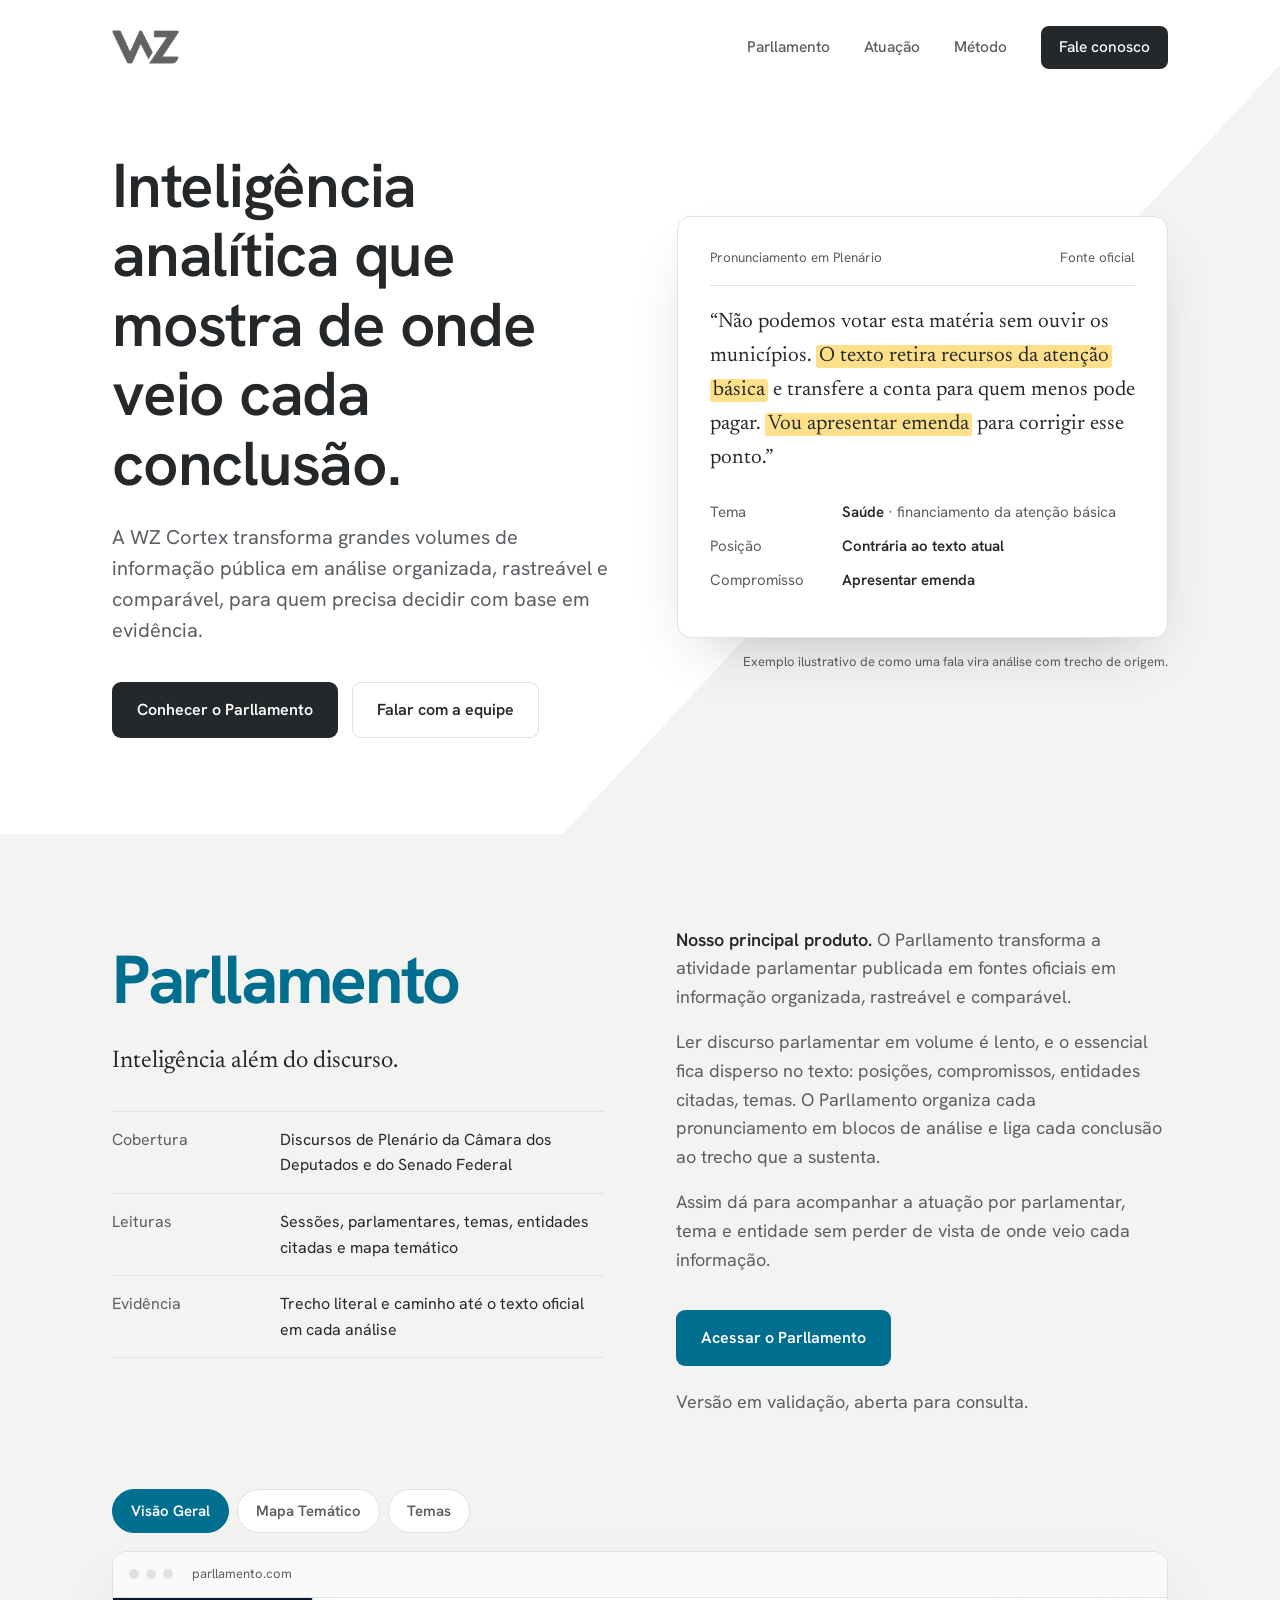
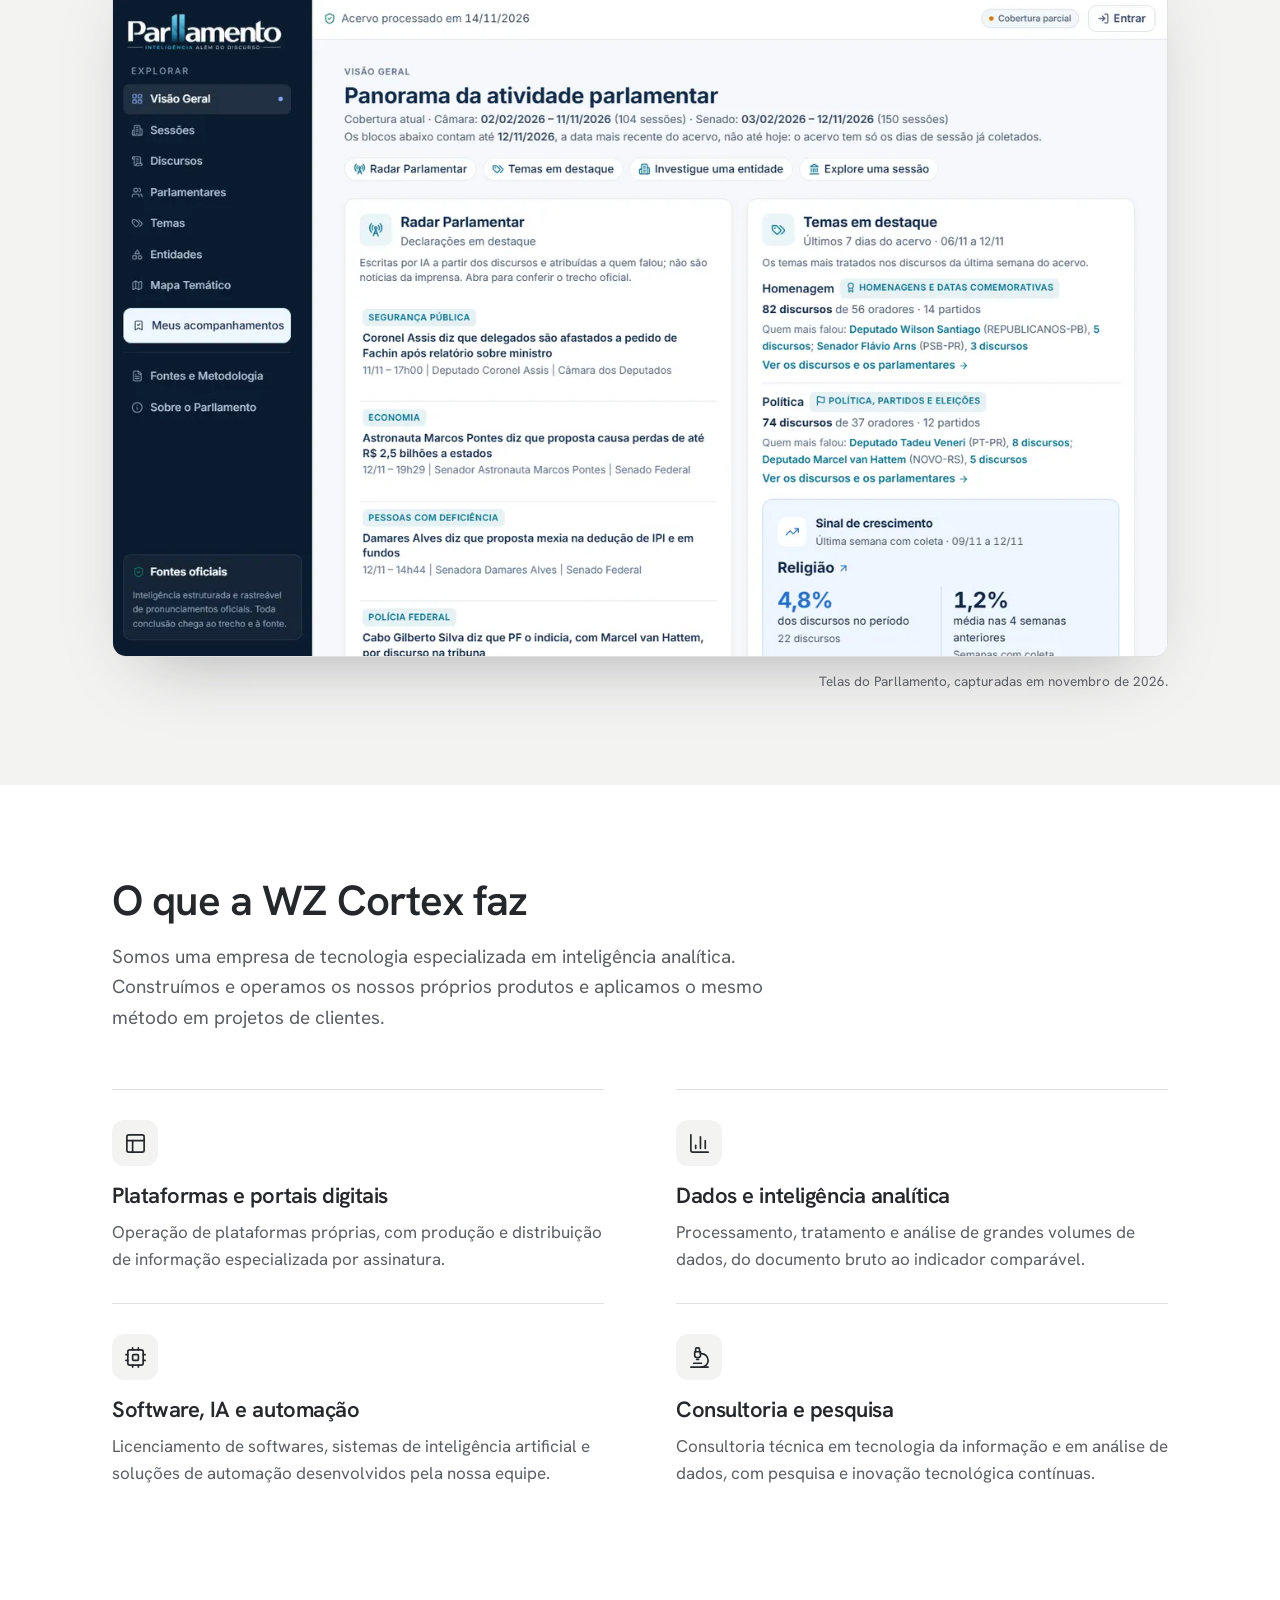
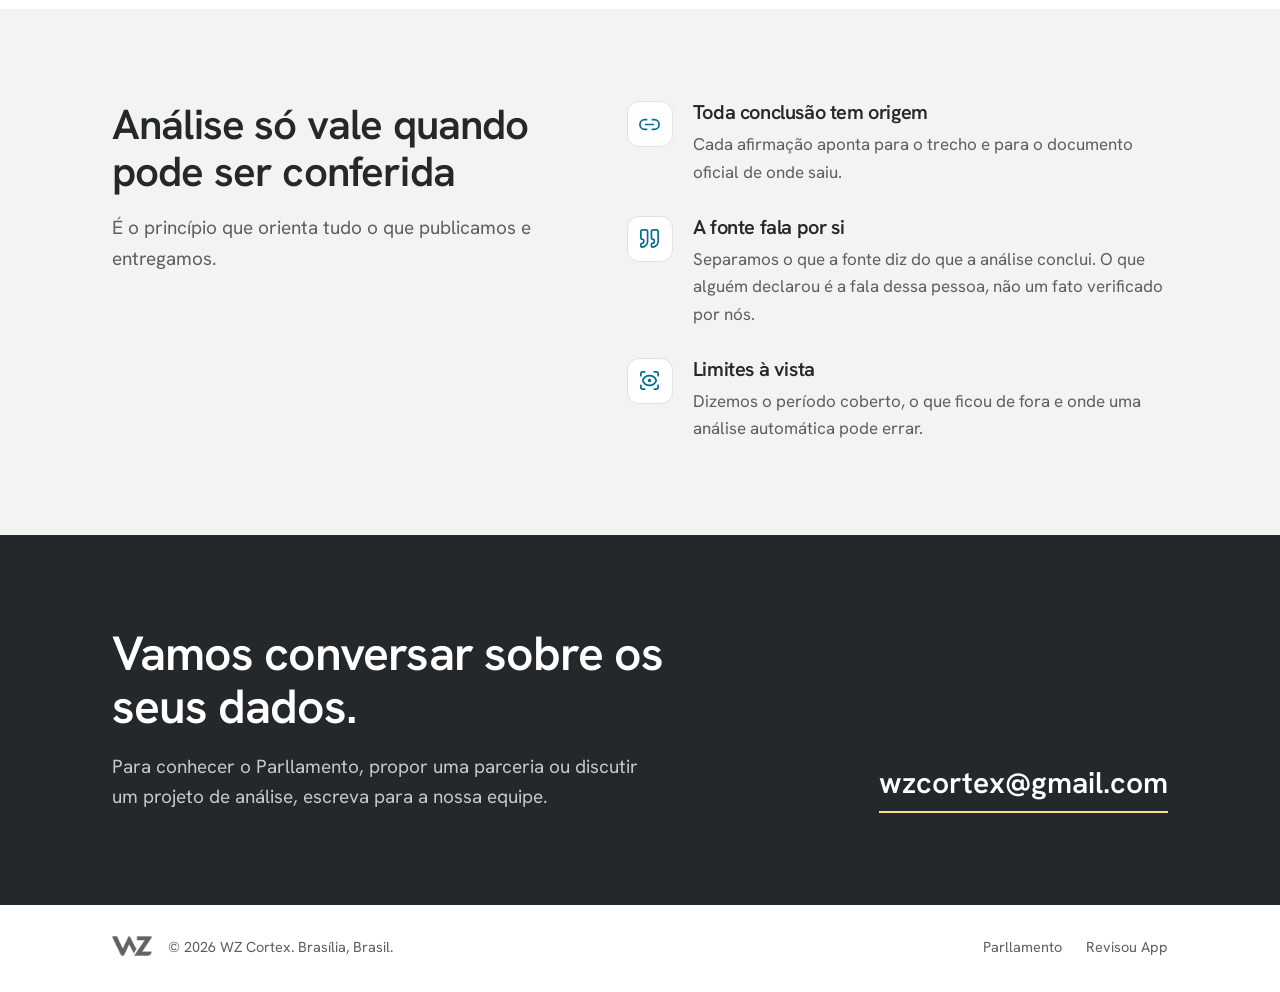
<file: index.html>
<!doctype html>
<html lang="pt-BR">
<head>
<meta charset="utf-8">
<meta name="viewport" content="width=device-width, initial-scale=1">
<title>WZ Cortex — Inteligência analítica</title>
<meta name="description" content="A WZ Cortex transforma grandes volumes de informação pública em análise organizada, rastreável e comparável. Conheça o Parllamento, nosso principal produto.">
<meta name="author" content="WZ Cortex">
<link rel="canonical" href="https://wzcortex.com/">
<meta property="og:type" content="website">
<meta property="og:url" content="https://wzcortex.com/">
<meta property="og:title" content="WZ Cortex — Inteligência analítica">
<meta property="og:description" content="Inteligência analítica que mostra de onde veio cada conclusão. Conheça o Parllamento.">
<meta property="og:image" content="https://wzcortex.com/assets/img/compartilhar.png">
<meta name="twitter:card" content="summary_large_image">
<meta name="theme-color" content="#ffffff">
<link rel="icon" href="assets/img/favicon.ico">
<link rel="icon" type="image/png" sizes="32x32" href="assets/img/favicon-32x32.png">
<link rel="apple-touch-icon" href="assets/img/apple-touch-icon.png">
<link rel="preconnect" href="https://fonts.googleapis.com">
<link rel="preconnect" href="https://fonts.gstatic.com" crossorigin>
<link href="https://fonts.googleapis.com/css2?family=Hanken+Grotesk:wght@400;500;600;700&family=Newsreader:opsz,wght@6..72,400;6..72,500&display=swap" rel="stylesheet">
<style>
:root{
  --tinta:#25282b;        /* grafite: texto e bloco escuro, da família do cinza da logo */
  --tinta-2:#5a5f64;      /* texto secundário */
  --papel:#ffffff;
  --nevoa:#f3f3f2;        /* faixas alternadas */
  --linha:#e0e1e1;
  --petroleo:#006e8f;     /* cor do Parllamento, usada só no que é do produto */
  --petroleo-esc:#00566f;
  --marca-texto:#ffe08a;  /* o grifo sobre o trecho literal */
  --sans:"Hanken Grotesk",system-ui,-apple-system,"Segoe UI",sans-serif;
  --serif:"Newsreader",Georgia,serif;
}
*{box-sizing:border-box}
html{scroll-behavior:smooth}
body{margin:0;font-family:var(--sans);color:var(--tinta);background:var(--papel);font-size:17px;line-height:1.6;-webkit-font-smoothing:antialiased}
a{color:inherit}
a:focus-visible,button:focus-visible{outline:2px solid var(--petroleo);outline-offset:3px;border-radius:4px}
.caixa{max-width:1120px;margin:0 auto;padding:0 32px}
h1,h2,h3{margin:0;font-weight:600;letter-spacing:-0.02em;line-height:1.12}
p{margin:0}

/* topo */
.topo{display:flex;align-items:center;justify-content:space-between;padding:26px 0}
.marca{font-weight:700;font-size:21px;letter-spacing:-0.02em;text-decoration:none;display:flex;align-items:center;gap:10px}
.marca img{display:block;height:34px;width:auto}
.menu{display:flex;gap:34px;align-items:center;font-size:15.5px;font-weight:500}
.menu a{text-decoration:none;color:var(--tinta-2)}
.menu a:hover{color:var(--tinta)}
.menu .contato{color:var(--papel);background:var(--tinta);padding:9px 18px;border-radius:8px}
.menu .contato:hover{background:#3a3e42;color:#fff}

/* abertura: o plano cinza ao fundo repete a diagonal do Z da logo */
.cabecalho-abertura{position:relative;overflow:hidden}
.cabecalho-abertura::before{content:"";position:absolute;inset:0 -100% 0 44%;background:var(--nevoa);transform:skewX(-43deg);transform-origin:bottom left}
.cabecalho-abertura > .caixa{position:relative}
.abertura{padding:56px 0 96px}
.abertura .grade{display:grid;grid-template-columns:1.02fr 1fr;gap:64px;align-items:center}
.abertura h1{font-size:clamp(40px,5vw,62px)}
.abertura .apoio{margin-top:24px;font-size:20px;color:var(--tinta-2);max-width:30em;line-height:1.55}
.acoes{margin-top:36px;display:flex;gap:14px;flex-wrap:wrap}
.botao{display:inline-block;padding:14px 24px;border-radius:9px;font-weight:600;font-size:16px;text-decoration:none;border:1.5px solid transparent}
.botao.principal{background:var(--tinta);color:#fff}
.botao.principal:hover{background:#3a3e42}
.botao.acesso{background:var(--petroleo);color:#fff}
.botao.acesso:hover{background:var(--petroleo-esc)}
.botao.contorno{border-color:var(--linha);color:var(--tinta)}
.botao.contorno:hover{border-color:var(--tinta-2)}

/* a peça central: do trecho à conclusão */
.prova{position:relative}
.folha{color:var(--tinta);background:#fff;border:1px solid var(--linha);border-radius:14px;padding:30px 32px 28px;box-shadow:0 24px 60px -28px rgba(37,40,43,.32)}
.folha .origem{font-size:13.5px;color:var(--tinta-2);display:flex;justify-content:space-between;gap:12px;padding-bottom:16px;border-bottom:1px solid var(--linha)}
.folha .fala{font-family:var(--serif);font-size:21px;line-height:1.62;margin-top:20px;color:var(--tinta)}
.folha mark{background:var(--marca-texto);color:inherit;padding:1px 3px;border-radius:3px;box-decoration-break:clone;-webkit-box-decoration-break:clone}
.leitura{margin-top:24px;display:grid;gap:10px}
.leitura div{display:grid;grid-template-columns:118px 1fr;gap:14px;font-size:15px;align-items:baseline}
.leitura dt{color:var(--tinta-2)}
.leitura dd{margin:0;font-weight:600}
.leitura dd span{font-weight:400;color:var(--tinta-2)}
.nota-exemplo{margin-top:14px;font-size:13px;color:var(--tinta-2);text-align:right}

/* seções */
section{padding:92px 0}
.faixa{background:var(--nevoa)}
.cabeca{max-width:40em}
.cabeca h2{font-size:clamp(30px,3.4vw,42px)}
.cabeca p{margin-top:18px;font-size:19px;color:var(--tinta-2)}

/* Parllamento */
.produto{display:grid;grid-template-columns:1fr 1fr;gap:72px;align-items:start}
.produto .nome{font-size:clamp(44px,5.4vw,68px);font-weight:700;letter-spacing:-0.035em;color:var(--petroleo)}
.produto .lema{font-family:var(--serif);font-size:24px;margin-top:8px;color:var(--tinta)}
.produto .texto p{font-size:18px;color:var(--tinta-2)}
.produto .texto p + p{margin-top:16px}
.produto .texto strong{color:var(--tinta);font-weight:600}
.cobertura{margin-top:30px;border-top:1px solid var(--linha)}
.cobertura div{display:grid;grid-template-columns:150px 1fr;gap:18px;padding:15px 0;border-bottom:1px solid var(--linha);font-size:16px}
.cobertura dt{color:var(--tinta-2)}
.cobertura dd{margin:0}
.fase{margin-top:22px;font-size:15px;color:var(--tinta-2)}

/* atuação */
.frentes{margin-top:56px;display:grid;grid-template-columns:1fr 1fr;gap:0 72px}
.frente{padding:30px 0;border-top:1px solid var(--linha)}
.frente h3{font-size:22px}
.frente p{margin-top:10px;color:var(--tinta-2);font-size:17px;max-width:30em}

/* método */
.metodo{display:grid;grid-template-columns:.9fr 1.1fr;gap:72px;align-items:start}
.principios{display:grid;gap:30px}
.principios h3{font-size:20px}
.principios p{margin-top:8px;color:var(--tinta-2)}

/* contato */
.contato-bloco{background:var(--tinta);color:#fff}
.contato-bloco .grade{display:grid;grid-template-columns:1.2fr .8fr;gap:64px;align-items:end}
.contato-bloco h2{font-size:clamp(32px,3.8vw,48px)}
.contato-bloco p{margin-top:18px;color:#c6c9cc;font-size:19px;max-width:28em}
.contato-bloco .email{font-size:clamp(22px,2.4vw,30px);font-weight:600;text-decoration:none;border-bottom:2px solid var(--marca-texto);padding-bottom:4px;justify-self:end}
.rodape{background:var(--papel);color:var(--tinta-2);font-size:14.5px}
.rodape .caixa{display:flex;justify-content:space-between;align-items:center;gap:24px;padding-top:30px;padding-bottom:34px;flex-wrap:wrap}
.rodape .assinatura{display:flex;align-items:center;gap:16px}
.rodape img{display:block;height:20px;width:auto}
.rodape a{text-decoration:none;margin-left:24px}
.rodape a:hover{color:var(--tinta)}

/* ícones das frentes e dos princípios: enfeite, o título já diz o assunto */
.icone{display:grid;place-items:center;width:46px;height:46px;border-radius:12px;background:var(--nevoa);color:var(--tinta)}
.icone svg{width:23px;height:23px}
.frente .icone{margin-bottom:18px}
.faixa .icone{background:#fff;border:1px solid var(--linha);color:var(--petroleo)}
.principios > div{display:grid;grid-template-columns:46px 1fr;gap:20px;align-items:start}

/* vitrine: telas reais do Parllamento */
.vitrine{margin-top:72px}
.vitrine .abas{display:flex;gap:8px;flex-wrap:wrap;margin-bottom:18px}
.vitrine .aba{font:inherit;font-size:15px;font-weight:600;padding:9px 18px;border-radius:999px;border:1.5px solid var(--linha);background:#fff;color:var(--tinta-2);cursor:pointer;transition:background .2s,color .2s,border-color .2s}
.vitrine .aba:hover{border-color:var(--tinta-2);color:var(--tinta)}
.vitrine .aba[aria-pressed="true"]{background:var(--petroleo);border-color:var(--petroleo);color:#fff}
.janela{border:1px solid var(--linha);border-radius:14px;overflow:hidden;background:#fff;box-shadow:0 30px 70px -34px rgba(37,40,43,.38)}
.janela .barra{display:flex;align-items:center;gap:7px;padding:12px 16px;border-bottom:1px solid var(--linha);background:#fafafa}
.janela .barra i{width:10px;height:10px;border-radius:50%;background:var(--linha)}
.janela .barra span{margin-left:12px;font-size:13px;color:var(--tinta-2)}
.telas{position:relative;aspect-ratio:1280/800;background:#fff}
.telas img{position:absolute;inset:0;width:100%;height:100%;object-fit:cover;object-position:top left;opacity:0;transition:opacity .5s ease}
.telas img.ativa{opacity:1}
.vitrine .legenda{margin-top:14px;font-size:13.5px;color:var(--tinta-2);text-align:right}

/* movimento: só com a classe `anima`, que o script põe quando o sistema não pede movimento reduzido */
@keyframes surgir{from{opacity:0;transform:translateY(14px)}to{opacity:1;transform:none}}
@keyframes grifar{to{background-size:100% 100%}}
.anima .abertura h1,.anima .abertura .apoio,.anima .abertura .acoes{animation:surgir .7s ease-out both}
.anima .abertura .apoio{animation-delay:.12s}
.anima .abertura .acoes{animation-delay:.24s}
.anima .folha{animation:surgir .8s ease-out .2s both}
.anima .folha mark{background:linear-gradient(var(--marca-texto),var(--marca-texto)) no-repeat left center/0% 100%;animation:grifar .7s ease-out 1.1s forwards}
.anima .folha mark + mark,.anima .folha mark:last-of-type{animation-delay:1.9s}
.anima .leitura div{animation:surgir .5s ease-out both}
.anima .leitura div:nth-child(1){animation-delay:2.7s}
.anima .leitura div:nth-child(2){animation-delay:3.1s}
.anima .leitura div:nth-child(3){animation-delay:3.5s}
.anima .revela{opacity:0;transform:translateY(20px);transition:opacity .7s ease-out,transform .7s ease-out}
.anima .revela.visivel{opacity:1;transform:none}
.anima .frente:nth-child(2),.anima .principios > div:nth-child(2){transition-delay:.1s}
.anima .frente:nth-child(3),.anima .principios > div:nth-child(3){transition-delay:.2s}
.anima .frente:nth-child(4){transition-delay:.3s}

@media (max-width:900px){
  .vitrine{margin-top:48px}
  .janela .barra span{display:none}
  .abertura .grade,.produto,.metodo,.contato-bloco .grade,.frentes{grid-template-columns:1fr;gap:40px}
  .frentes{gap:0}
  .menu a:not(.contato){display:none}
  section{padding:64px 0}
  .abertura{padding:24px 0 64px}
  .cabecalho-abertura::before{display:none}
  .contato-bloco .email{justify-self:start}
  .caixa{padding:0 20px}
  .leitura div,.cobertura div{grid-template-columns:1fr;gap:2px}
}
@media (prefers-reduced-motion:reduce){html{scroll-behavior:auto}}
</style>
<script>
if(!window.matchMedia||!matchMedia("(prefers-reduced-motion: reduce)").matches){document.documentElement.classList.add("anima")}
</script>
</head>
<body>

<div class="cabecalho-abertura">
  <div class="caixa">
    <header class="topo">
      <a class="marca" href="#"><img src="assets/img/logo-wz.png" width="778" height="393" alt="WZ Cortex"></a>
      <nav class="menu" aria-label="Principal">
        <a href="#parllamento">Parllamento</a>
        <a href="#atuacao">Atuação</a>
        <a href="#metodo">Método</a>
        <a class="contato" href="#contato">Fale conosco</a>
      </nav>
    </header>

    <div class="abertura">
      <div class="grade">
        <div>
          <h1>Inteligência analítica que mostra de onde veio cada conclusão.</h1>
          <p class="apoio">A WZ Cortex transforma grandes volumes de informação pública em análise organizada, rastreável e comparável, para quem precisa decidir com base em evidência.</p>
          <div class="acoes">
            <a class="botao principal" href="#parllamento">Conhecer o Parllamento</a>
            <a class="botao contorno" href="#contato">Falar com a equipe</a>
          </div>
        </div>

        <div class="prova">
          <div class="folha">
            <div class="origem"><span>Pronunciamento em Plenário</span><span>Fonte oficial</span></div>
            <p class="fala">“Não podemos votar esta matéria sem ouvir os municípios. <mark>O texto retira recursos da atenção básica</mark> e transfere a conta para quem menos pode pagar. <mark>Vou apresentar emenda</mark> para corrigir esse ponto.”</p>
            <dl class="leitura">
              <div><dt>Tema</dt><dd>Saúde <span>· financiamento da atenção básica</span></dd></div>
              <div><dt>Posição</dt><dd>Contrária ao texto atual</dd></div>
              <div><dt>Compromisso</dt><dd>Apresentar emenda</dd></div>
            </dl>
          </div>
          <p class="nota-exemplo">Exemplo ilustrativo de como uma fala vira análise com trecho de origem.</p>
        </div>
      </div>
    </div>
  </div>
</div>

<section id="parllamento" class="faixa">
  <div class="caixa produto">
    <div class="revela">
      <div class="nome">Parllamento</div>
      <p class="lema">Inteligência além do discurso.</p>
      <dl class="cobertura">
        <div><dt>Cobertura</dt><dd>Discursos de Plenário da Câmara dos Deputados e do Senado Federal</dd></div>
        <div><dt>Leituras</dt><dd>Sessões, parlamentares, temas, entidades citadas e mapa temático</dd></div>
        <div><dt>Evidência</dt><dd>Trecho literal e caminho até o texto oficial em cada análise</dd></div>
      </dl>
    </div>
    <div class="texto revela">
      <p><strong>Nosso principal produto.</strong> O Parllamento transforma a atividade parlamentar publicada em fontes oficiais em informação organizada, rastreável e comparável.</p>
      <p>Ler discurso parlamentar em volume é lento, e o essencial fica disperso no texto: posições, compromissos, entidades citadas, temas. O Parllamento organiza cada pronunciamento em blocos de análise e liga cada conclusão ao trecho que a sustenta.</p>
      <p>Assim dá para acompanhar a atuação por parlamentar, tema e entidade sem perder de vista de onde veio cada informação.</p>
      <div class="acoes"><a class="botao acesso" href="https://parllamento.com" target="_blank" rel="noopener">Acessar o Parllamento</a></div>
      <p class="fase">Versão em validação, aberta para consulta.</p>
    </div>
  </div>

  <div class="caixa vitrine revela">
    <div class="abas" aria-label="Telas do Parllamento">
      <button type="button" class="aba" data-tela="0" aria-pressed="true">Visão Geral</button>
      <button type="button" class="aba" data-tela="1" aria-pressed="false">Mapa Temático</button>
      <button type="button" class="aba" data-tela="2" aria-pressed="false">Temas</button>
    </div>
    <div class="janela">
      <div class="barra" aria-hidden="true"><i></i><i></i><i></i><span>parllamento.com</span></div>
      <div class="telas">
        <img class="ativa" src="assets/img/parllamento-visao-geral.webp" width="1280" height="800" loading="lazy" decoding="async" alt="Visão Geral do Parllamento: declarações em destaque e temas mais tratados na semana">
        <img src="assets/img/parllamento-mapa-tematico.webp" width="1280" height="800" loading="lazy" decoding="async" alt="Mapa Temático do Parllamento: busca por parlamentar e tema, e áreas temáticas">
        <img src="assets/img/parllamento-temas.webp" width="1280" height="800" loading="lazy" decoding="async" alt="Página de Temas do Parllamento: panorama dos temas tratados nos discursos">
      </div>
    </div>
    <p class="legenda">Telas do Parllamento, capturadas em novembro de 2026.</p>
  </div>
</section>

<section id="atuacao">
  <div class="caixa">
    <div class="cabeca revela">
      <h2>O que a WZ Cortex faz</h2>
      <p>Somos uma empresa de tecnologia especializada em inteligência analítica. Construímos e operamos os nossos próprios produtos e aplicamos o mesmo método em projetos de clientes.</p>
    </div>
    <div class="frentes">
      <div class="frente revela"><span class="icone" aria-hidden="true"><svg viewBox="0 0 24 24" fill="none" stroke="currentColor" stroke-width="1.75" stroke-linecap="round" stroke-linejoin="round"><rect width="18" height="18" x="3" y="3" rx="2"/><path d="M3 9h18"/><path d="M9 21V9"/></svg></span><h3>Plataformas e portais digitais</h3><p>Operação de plataformas próprias, com produção e distribuição de informação especializada por assinatura.</p></div>
      <div class="frente revela"><span class="icone" aria-hidden="true"><svg viewBox="0 0 24 24" fill="none" stroke="currentColor" stroke-width="1.75" stroke-linecap="round" stroke-linejoin="round"><path d="M3 3v16a2 2 0 0 0 2 2h16"/><path d="M18 17V9"/><path d="M13 17V5"/><path d="M8 17v-3"/></svg></span><h3>Dados e inteligência analítica</h3><p>Processamento, tratamento e análise de grandes volumes de dados, do documento bruto ao indicador comparável.</p></div>
      <div class="frente revela"><span class="icone" aria-hidden="true"><svg viewBox="0 0 24 24" fill="none" stroke="currentColor" stroke-width="1.75" stroke-linecap="round" stroke-linejoin="round"><rect width="16" height="16" x="4" y="4" rx="2"/><rect width="6" height="6" x="9" y="9" rx="1"/><path d="M15 2v2"/><path d="M15 20v2"/><path d="M2 15h2"/><path d="M2 9h2"/><path d="M20 15h2"/><path d="M20 9h2"/><path d="M9 2v2"/><path d="M9 20v2"/></svg></span><h3>Software, IA e automação</h3><p>Licenciamento de softwares, sistemas de inteligência artificial e soluções de automação desenvolvidos pela nossa equipe.</p></div>
      <div class="frente revela"><span class="icone" aria-hidden="true"><svg viewBox="0 0 24 24" fill="none" stroke="currentColor" stroke-width="1.75" stroke-linecap="round" stroke-linejoin="round"><path d="M6 18h8"/><path d="M3 22h18"/><path d="M14 22a7 7 0 1 0 0-14h-1"/><path d="M9 14h2"/><path d="M9 12a2 2 0 0 1-2-2V6h6v4a2 2 0 0 1-2 2Z"/><path d="M12 6V3a1 1 0 0 0-1-1H9a1 1 0 0 0-1 1v3"/></svg></span><h3>Consultoria e pesquisa</h3><p>Consultoria técnica em tecnologia da informação e em análise de dados, com pesquisa e inovação tecnológica contínuas.</p></div>
    </div>
  </div>
</section>

<section id="metodo" class="faixa">
  <div class="caixa metodo">
    <div class="cabeca revela">
      <h2>Análise só vale quando pode ser conferida</h2>
      <p>É o princípio que orienta tudo o que publicamos e entregamos.</p>
    </div>
    <div class="principios">
      <div class="revela"><span class="icone" aria-hidden="true"><svg viewBox="0 0 24 24" fill="none" stroke="currentColor" stroke-width="1.75" stroke-linecap="round" stroke-linejoin="round"><path d="M9 17H7A5 5 0 0 1 7 7h2"/><path d="M15 7h2a5 5 0 1 1 0 10h-2"/><path d="M8 12h8"/></svg></span><div><h3>Toda conclusão tem origem</h3><p>Cada afirmação aponta para o trecho e para o documento oficial de onde saiu.</p></div></div>
      <div class="revela"><span class="icone" aria-hidden="true"><svg viewBox="0 0 24 24" fill="none" stroke="currentColor" stroke-width="1.75" stroke-linecap="round" stroke-linejoin="round"><path d="M16 3a2 2 0 0 0-2 2v6a2 2 0 0 0 2 2 1 1 0 0 1 1 1v1a2 2 0 0 1-2 2 1 1 0 0 0-1 1v2a1 1 0 0 0 1 1 6 6 0 0 0 6-6V5a2 2 0 0 0-2-2z"/><path d="M5 3a2 2 0 0 0-2 2v6a2 2 0 0 0 2 2 1 1 0 0 1 1 1v1a2 2 0 0 1-2 2 1 1 0 0 0-1 1v2a1 1 0 0 0 1 1 6 6 0 0 0 6-6V5a2 2 0 0 0-2-2z"/></svg></span><div><h3>A fonte fala por si</h3><p>Separamos o que a fonte diz do que a análise conclui. O que alguém declarou é a fala dessa pessoa, não um fato verificado por nós.</p></div></div>
      <div class="revela"><span class="icone" aria-hidden="true"><svg viewBox="0 0 24 24" fill="none" stroke="currentColor" stroke-width="1.75" stroke-linecap="round" stroke-linejoin="round"><path d="M3 7V5a2 2 0 0 1 2-2h2"/><path d="M17 3h2a2 2 0 0 1 2 2v2"/><path d="M21 17v2a2 2 0 0 1-2 2h-2"/><path d="M7 21H5a2 2 0 0 1-2-2v-2"/><circle cx="12" cy="12" r="1"/><path d="M18.944 12.33a1 1 0 0 0 0-.66 7.5 7.5 0 0 0-13.888 0 1 1 0 0 0 0 .66 7.5 7.5 0 0 0 13.888 0"/></svg></span><div><h3>Limites à vista</h3><p>Dizemos o período coberto, o que ficou de fora e onde uma análise automática pode errar.</p></div></div>
    </div>
  </div>
</section>

<section id="contato" class="contato-bloco">
  <div class="caixa grade">
    <div>
      <h2>Vamos conversar sobre os seus dados.</h2>
      <p>Para conhecer o Parllamento, propor uma parceria ou discutir um projeto de análise, escreva para a nossa equipe.</p>
    </div>
    <a class="email" href="mailto:wzcortex@gmail.com">wzcortex@gmail.com</a>
  </div>
</section>
<footer class="rodape">
  <div class="caixa">
    <span class="assinatura"><img src="assets/img/logo-wz.png" width="778" height="393" alt=""><span>© 2026 WZ Cortex. Brasília, Brasil.</span></span>
    <span><a href="https://parllamento.com" target="_blank" rel="noopener">Parllamento</a><a href="revisou/sobre.html">Revisou App</a></span>
  </div>
</footer>
<script>
(function(){
  // entrada das seções ao rolar
  var alvos=document.querySelectorAll(".revela");
  if("IntersectionObserver" in window){
    var obs=new IntersectionObserver(function(es){es.forEach(function(e){if(e.isIntersecting){e.target.classList.add("visivel");obs.unobserve(e.target)}})},{threshold:.12,rootMargin:"0px 0px -6% 0px"});
    alvos.forEach(function(a){obs.observe(a)});
  }else{alvos.forEach(function(a){a.classList.add("visivel")})}

  // vitrine: troca de tela pelos botões; alterna sozinha até a pessoa escolher
  var abas=document.querySelectorAll(".vitrine .aba"),telas=document.querySelectorAll(".telas img"),atual=0,giro=null;
  function mostrar(i){atual=i;abas.forEach(function(a,n){a.setAttribute("aria-pressed",n===i?"true":"false")});telas.forEach(function(t,n){t.classList.toggle("ativa",n===i)})}
  function parar(){if(giro){clearInterval(giro);giro=null}}
  abas.forEach(function(a,n){a.addEventListener("click",function(){parar();mostrar(n)})});
  if(telas.length>1&&document.documentElement.classList.contains("anima")){
    giro=setInterval(function(){if(!document.hidden)mostrar((atual+1)%telas.length)},5000);
    var v=document.querySelector(".vitrine");v.addEventListener("mouseenter",parar);v.addEventListener("focusin",parar);
  }
})();
</script>
</body>
</html>
</file>
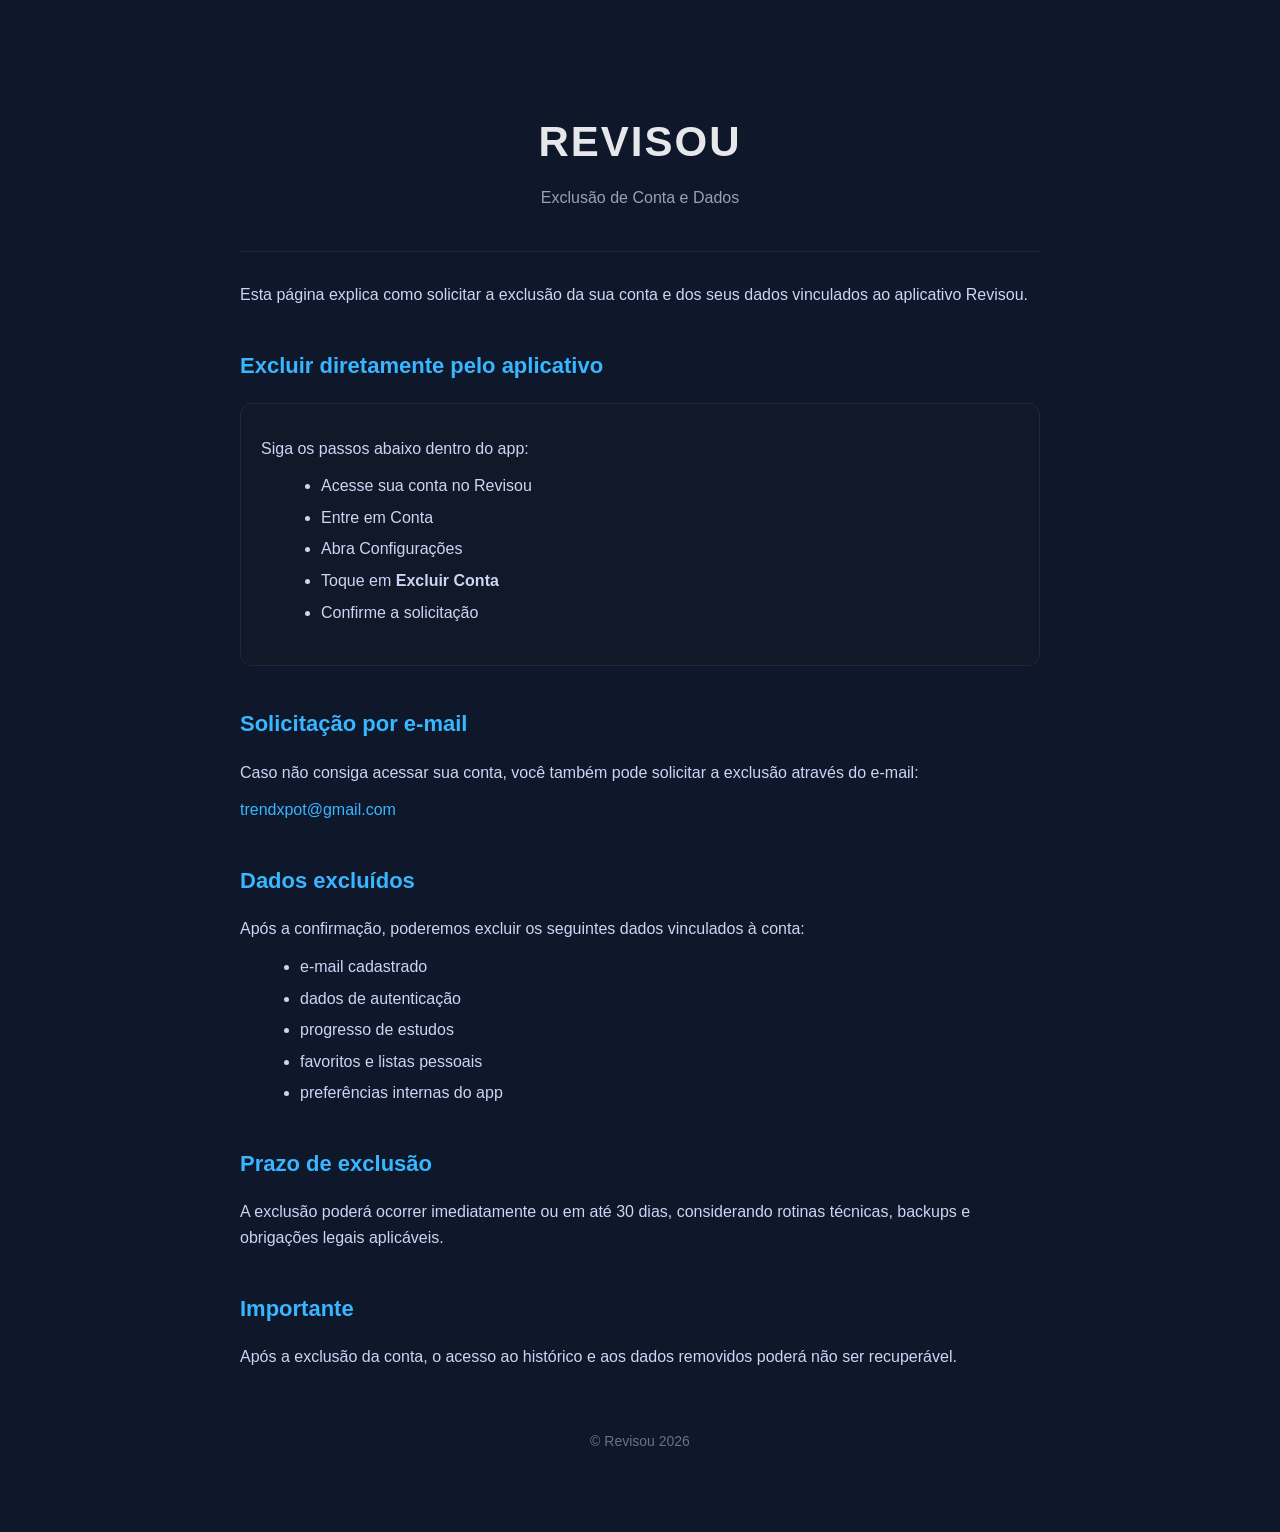
<file: revisou/excluir-conta.html>
<!DOCTYPE html>
<html lang="pt-BR">
<head>
  <meta charset="UTF-8">
  <title>Excluir Conta - Revisou</title>
  <meta name="viewport" content="width=device-width, initial-scale=1.0">

  <style>
    body {
      margin: 0;
      font-family: -apple-system, BlinkMacSystemFont, "Segoe UI", Roboto, Arial, sans-serif;
      background: #0f172a;
      color: #e5e7eb;
      line-height: 1.6;
    }

    .container {
      max-width: 800px;
      margin: 60px auto;
      padding: 20px;
    }

    h1 {
      text-align: center;
      font-size: 42px;
      margin-bottom: 10px;
      letter-spacing: 2px;
    }

    .subtitle {
      text-align: center;
      color: #94a3b8;
      margin-bottom: 40px;
    }

    h2 {
      margin-top: 40px;
      font-size: 22px;
      color: #38b6ff;
    }

    p {
      margin: 12px 0;
      color: #cbd5f5;
    }

    ul {
      margin: 10px 0 20px 20px;
    }

    li {
      margin: 6px 0;
      color: #cbd5f5;
    }

    .box {
      background: #111827;
      border: 1px solid #1e293b;
      border-radius: 12px;
      padding: 20px;
      margin-top: 20px;
    }

    a {
      color: #38b6ff;
      text-decoration: none;
    }

    a:hover {
      text-decoration: underline;
    }

    .footer {
      text-align: center;
      margin-top: 60px;
      font-size: 14px;
      color: #64748b;
    }

    hr {
      border: none;
      border-top: 1px solid #1e293b;
      margin: 30px 0;
    }
  </style>
</head>

<body>

  <div class="container">

    <h1>REVISOU</h1>
    <div class="subtitle">Exclusão de Conta e Dados</div>

    <hr>

    <p>
      Esta página explica como solicitar a exclusão da sua conta e dos seus dados vinculados ao aplicativo Revisou.
    </p>

    <h2>Excluir diretamente pelo aplicativo</h2>

    <div class="box">
      <p>Siga os passos abaixo dentro do app:</p>

      <ul>
        <li>Acesse sua conta no Revisou</li>
        <li>Entre em Conta</li>
        <li>Abra Configurações</li>
        <li>Toque em <strong>Excluir Conta</strong></li>
        <li>Confirme a solicitação</li>
      </ul>
    </div>

    <h2>Solicitação por e-mail</h2>

    <p>
      Caso não consiga acessar sua conta, você também pode solicitar a exclusão através do e-mail:
    </p>

    <p>
      <a href="mailto:trendxpot@gmail.com">trendxpot@gmail.com</a>
    </p>

    <h2>Dados excluídos</h2>

    <p>
      Após a confirmação, poderemos excluir os seguintes dados vinculados à conta:
    </p>

    <ul>
      <li>e-mail cadastrado</li>
      <li>dados de autenticação</li>
      <li>progresso de estudos</li>
      <li>favoritos e listas pessoais</li>
      <li>preferências internas do app</li>
    </ul>

    <h2>Prazo de exclusão</h2>

    <p>
      A exclusão poderá ocorrer imediatamente ou em até 30 dias,
      considerando rotinas técnicas, backups e obrigações legais aplicáveis.
    </p>

    <h2>Importante</h2>

    <p>
      Após a exclusão da conta, o acesso ao histórico e aos dados removidos poderá não ser recuperável.
    </p>

    <div class="footer">
      © Revisou 2026
    </div>

  </div>

</body>
</html>
</file>
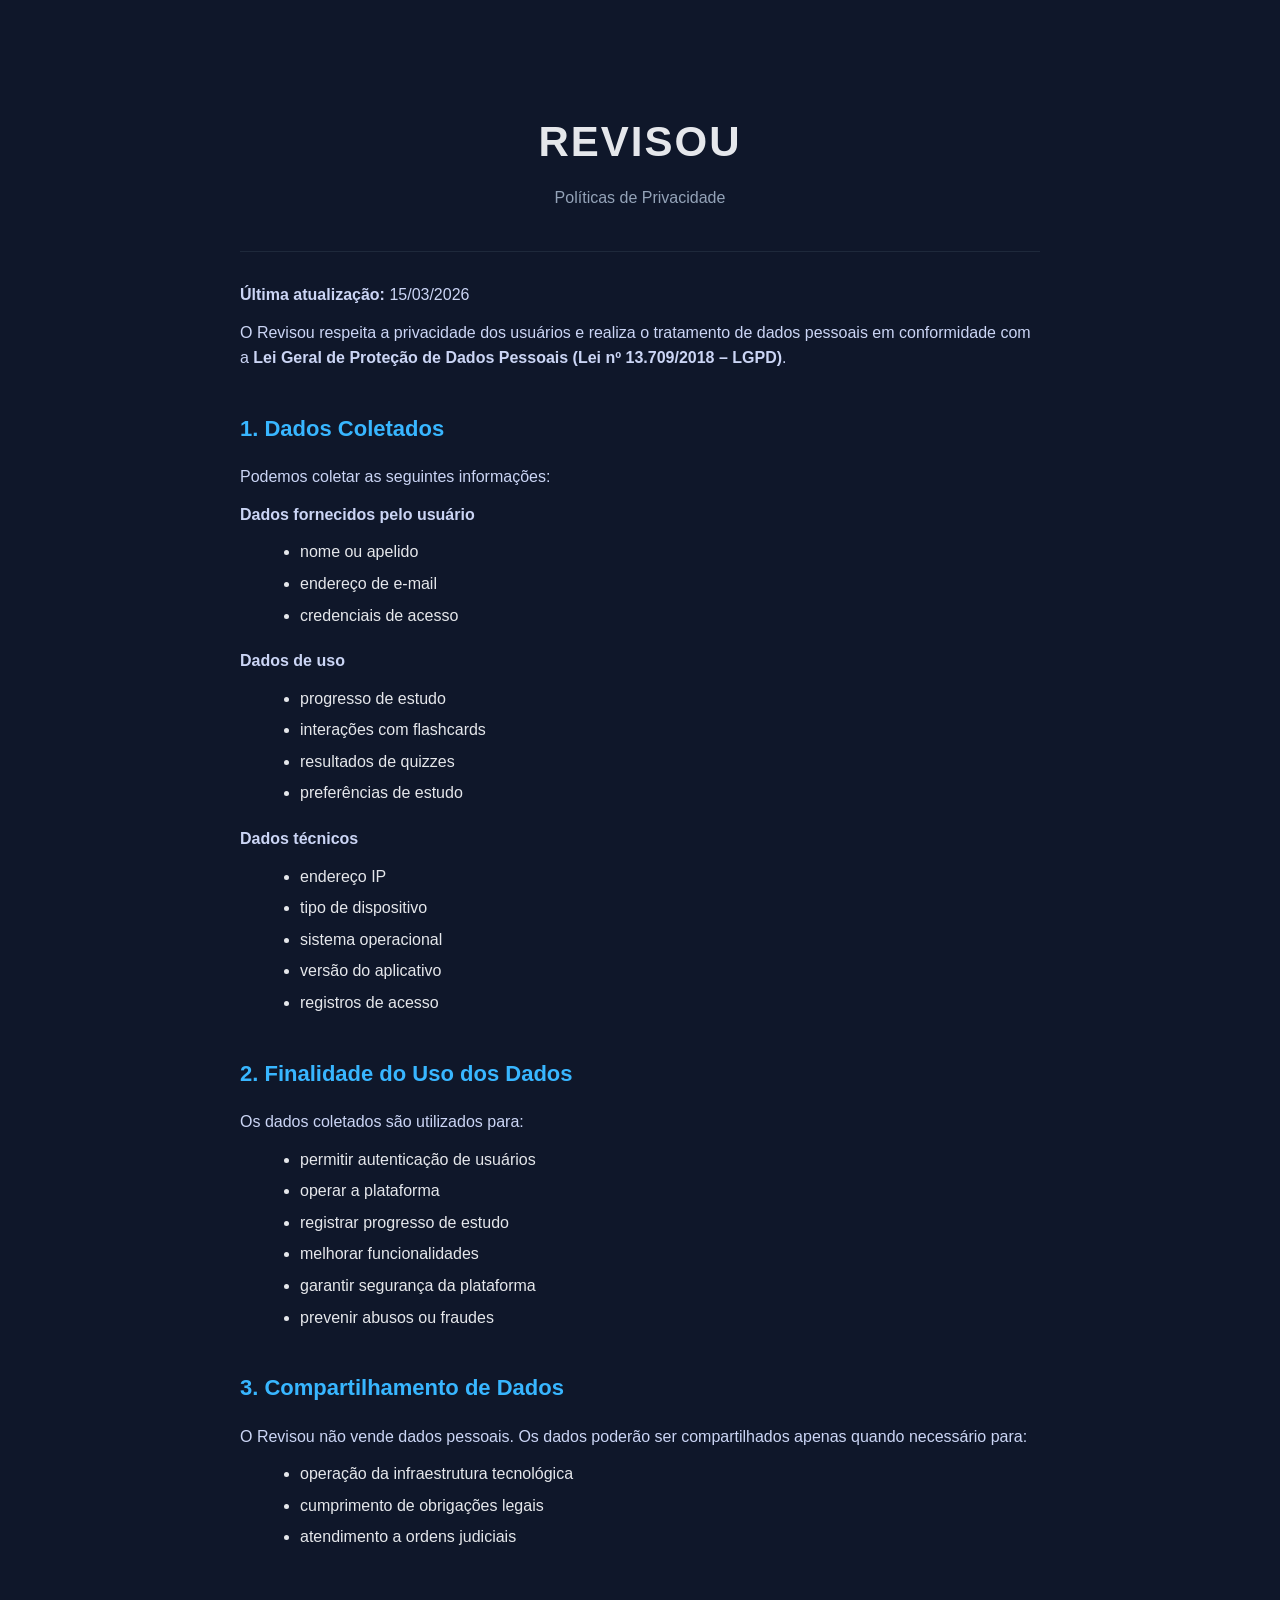
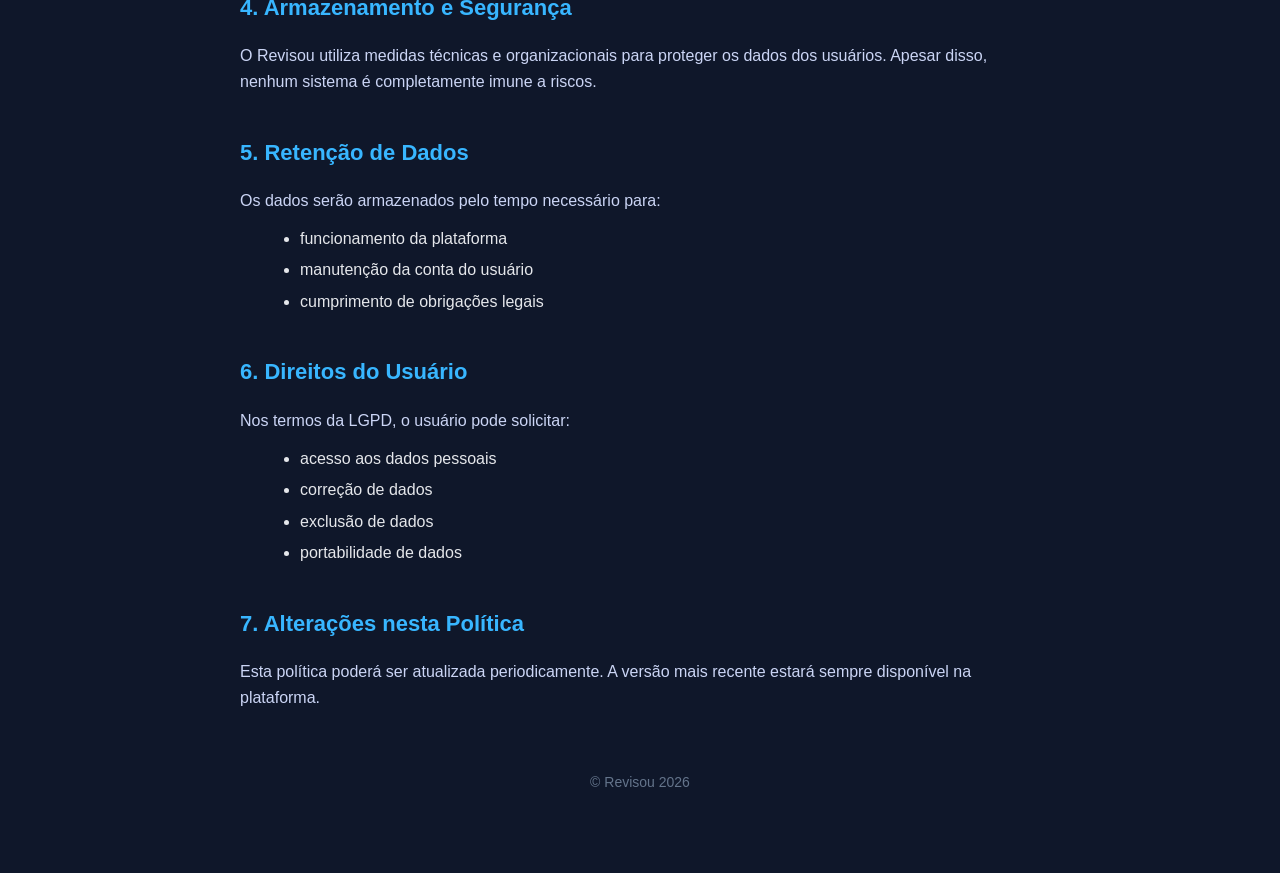
<file: revisou/politicas_de_privacidade.html>
<!DOCTYPE html>
<html lang="pt-BR">
<head>
  <meta charset="UTF-8">
  <title>Políticas de Privacidade – Revisou</title>
  <meta name="viewport" content="width=device-width, initial-scale=1.0">

  <style>
    body {
      margin: 0;
      font-family: -apple-system, BlinkMacSystemFont, "Segoe UI", Roboto, Arial, sans-serif;
      background: #0f172a;
      color: #e5e7eb;
      line-height: 1.6;
    }

    .container {
      max-width: 800px;
      margin: 60px auto;
      padding: 20px;
    }

    h1 {
      text-align: center;
      font-size: 42px;
      margin-bottom: 10px;
      letter-spacing: 2px;
    }

    .subtitle {
      text-align: center;
      color: #94a3b8;
      margin-bottom: 40px;
    }

    h2 {
      margin-top: 40px;
      font-size: 22px;
      color: #38b6ff;
    }

    p {
      margin: 12px 0;
      color: #cbd5f5;
    }

    ul {
      margin: 10px 0 20px 20px;
    }

    li {
      margin: 6px 0;
    }

    .footer {
      text-align: center;
      margin-top: 60px;
      font-size: 14px;
      color: #64748b;
    }

    hr {
      border: none;
      border-top: 1px solid #1e293b;
      margin: 30px 0;
    }
  </style>
</head>

<body>

  <div class="container">

    <h1>REVISOU</h1>
    <div class="subtitle">Políticas de Privacidade</div>

    <hr>

    <p><strong>Última atualização:</strong> 15/03/2026</p>

    <p>
      O Revisou respeita a privacidade dos usuários e realiza o tratamento de dados pessoais em conformidade com a
      <strong>Lei Geral de Proteção de Dados Pessoais (Lei nº 13.709/2018 – LGPD)</strong>.
    </p>

    <h2>1. Dados Coletados</h2>
    <p>Podemos coletar as seguintes informações:</p>

    <p><strong>Dados fornecidos pelo usuário</strong></p>
    <ul>
      <li>nome ou apelido</li>
      <li>endereço de e-mail</li>
      <li>credenciais de acesso</li>
    </ul>

    <p><strong>Dados de uso</strong></p>
    <ul>
      <li>progresso de estudo</li>
      <li>interações com flashcards</li>
      <li>resultados de quizzes</li>
      <li>preferências de estudo</li>
    </ul>

    <p><strong>Dados técnicos</strong></p>
    <ul>
      <li>endereço IP</li>
      <li>tipo de dispositivo</li>
      <li>sistema operacional</li>
      <li>versão do aplicativo</li>
      <li>registros de acesso</li>
    </ul>

    <h2>2. Finalidade do Uso dos Dados</h2>
    <p>Os dados coletados são utilizados para:</p>
    <ul>
      <li>permitir autenticação de usuários</li>
      <li>operar a plataforma</li>
      <li>registrar progresso de estudo</li>
      <li>melhorar funcionalidades</li>
      <li>garantir segurança da plataforma</li>
      <li>prevenir abusos ou fraudes</li>
    </ul>

    <h2>3. Compartilhamento de Dados</h2>
    <p>
      O Revisou não vende dados pessoais.
      Os dados poderão ser compartilhados apenas quando necessário para:
    </p>
    <ul>
      <li>operação da infraestrutura tecnológica</li>
      <li>cumprimento de obrigações legais</li>
      <li>atendimento a ordens judiciais</li>
    </ul>

    <h2>4. Armazenamento e Segurança</h2>
    <p>
      O Revisou utiliza medidas técnicas e organizacionais para proteger os dados dos usuários.
      Apesar disso, nenhum sistema é completamente imune a riscos.
    </p>

    <h2>5. Retenção de Dados</h2>
    <p>
      Os dados serão armazenados pelo tempo necessário para:
    </p>
    <ul>
      <li>funcionamento da plataforma</li>
      <li>manutenção da conta do usuário</li>
      <li>cumprimento de obrigações legais</li>
    </ul>

    <h2>6. Direitos do Usuário</h2>
    <p>Nos termos da LGPD, o usuário pode solicitar:</p>
    <ul>
      <li>acesso aos dados pessoais</li>
      <li>correção de dados</li>
      <li>exclusão de dados</li>
      <li>portabilidade de dados</li>
    </ul>

    <h2>7. Alterações nesta Política</h2>
    <p>
      Esta política poderá ser atualizada periodicamente.
      A versão mais recente estará sempre disponível na plataforma.
    </p>

    <div class="footer">
      © Revisou 2026
    </div>

  </div>

</body>
</html>
</file>
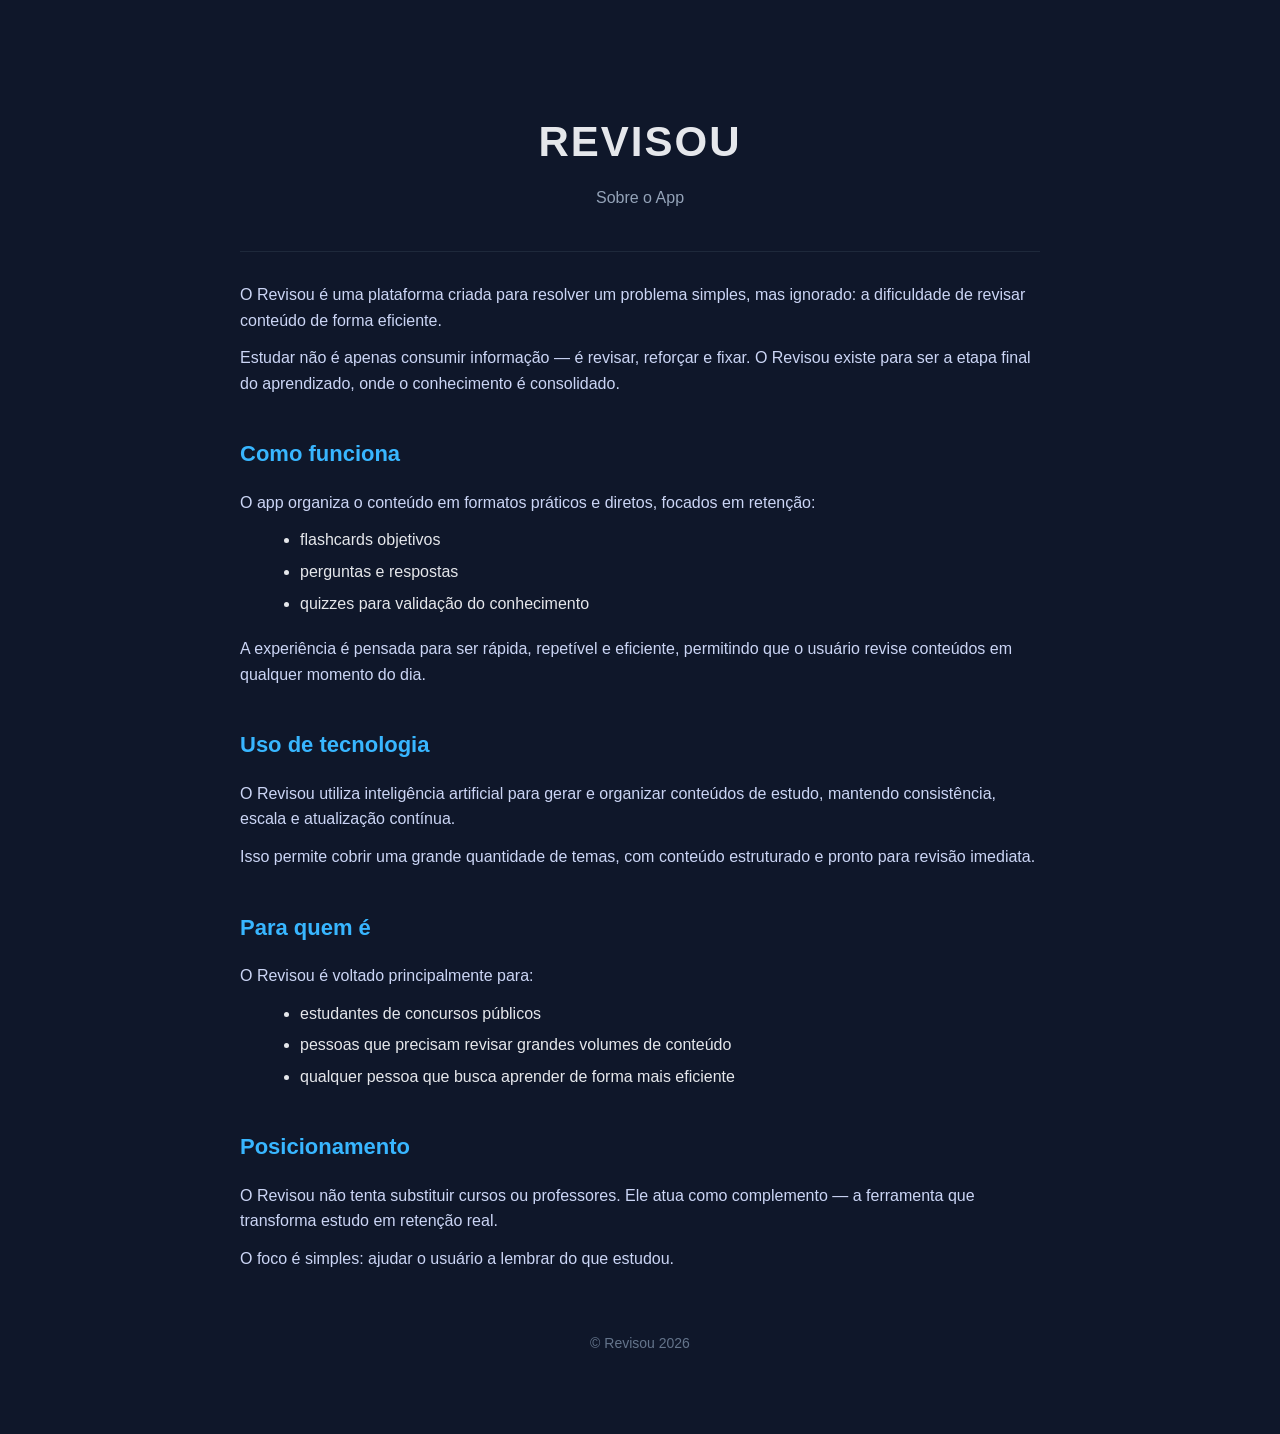
<file: revisou/sobre.html>
<!DOCTYPE html>
<html lang="pt-BR">
<head>
  <meta charset="UTF-8">
  <title>Sobre o Revisou</title>
  <meta name="viewport" content="width=device-width, initial-scale=1.0">

  <style>
    body {
      margin: 0;
      font-family: -apple-system, BlinkMacSystemFont, "Segoe UI", Roboto, Arial, sans-serif;
      background: #0f172a;
      color: #e5e7eb;
      line-height: 1.6;
    }

    .container {
      max-width: 800px;
      margin: 60px auto;
      padding: 20px;
    }

    h1 {
      text-align: center;
      font-size: 42px;
      margin-bottom: 10px;
      letter-spacing: 2px;
    }

    .subtitle {
      text-align: center;
      color: #94a3b8;
      margin-bottom: 40px;
    }

    h2 {
      margin-top: 40px;
      font-size: 22px;
      color: #38b6ff;
    }

    p {
      margin: 12px 0;
      color: #cbd5f5;
    }

    ul {
      margin: 10px 0 20px 20px;
    }

    li {
      margin: 6px 0;
    }

    .footer {
      text-align: center;
      margin-top: 60px;
      font-size: 14px;
      color: #64748b;
    }

    hr {
      border: none;
      border-top: 1px solid #1e293b;
      margin: 30px 0;
    }
  </style>
</head>

<body>

  <div class="container">

    <h1>REVISOU</h1>
    <div class="subtitle">Sobre o App</div>

    <hr>

    <p>
      O Revisou é uma plataforma criada para resolver um problema simples, mas ignorado:
      a dificuldade de revisar conteúdo de forma eficiente.
    </p>

    <p>
      Estudar não é apenas consumir informação — é revisar, reforçar e fixar.
      O Revisou existe para ser a etapa final do aprendizado, onde o conhecimento é consolidado.
    </p>

    <h2>Como funciona</h2>
    <p>
      O app organiza o conteúdo em formatos práticos e diretos, focados em retenção:
    </p>

    <ul>
      <li>flashcards objetivos</li>
      <li>perguntas e respostas</li>
      <li>quizzes para validação do conhecimento</li>
    </ul>

    <p>
      A experiência é pensada para ser rápida, repetível e eficiente,
      permitindo que o usuário revise conteúdos em qualquer momento do dia.
    </p>

    <h2>Uso de tecnologia</h2>
    <p>
      O Revisou utiliza inteligência artificial para gerar e organizar conteúdos de estudo,
      mantendo consistência, escala e atualização contínua.
    </p>

    <p>
      Isso permite cobrir uma grande quantidade de temas,
      com conteúdo estruturado e pronto para revisão imediata.
    </p>

    <h2>Para quem é</h2>
    <p>
      O Revisou é voltado principalmente para:
    </p>

    <ul>
      <li>estudantes de concursos públicos</li>
      <li>pessoas que precisam revisar grandes volumes de conteúdo</li>
      <li>qualquer pessoa que busca aprender de forma mais eficiente</li>
    </ul>

    <h2>Posicionamento</h2>
    <p>
      O Revisou não tenta substituir cursos ou professores.
      Ele atua como complemento — a ferramenta que transforma estudo em retenção real.
    </p>

    <p>
      O foco é simples: ajudar o usuário a lembrar do que estudou.
    </p>

    <div class="footer">
      © Revisou 2026
    </div>

  </div>

</body>
</html>
</file>
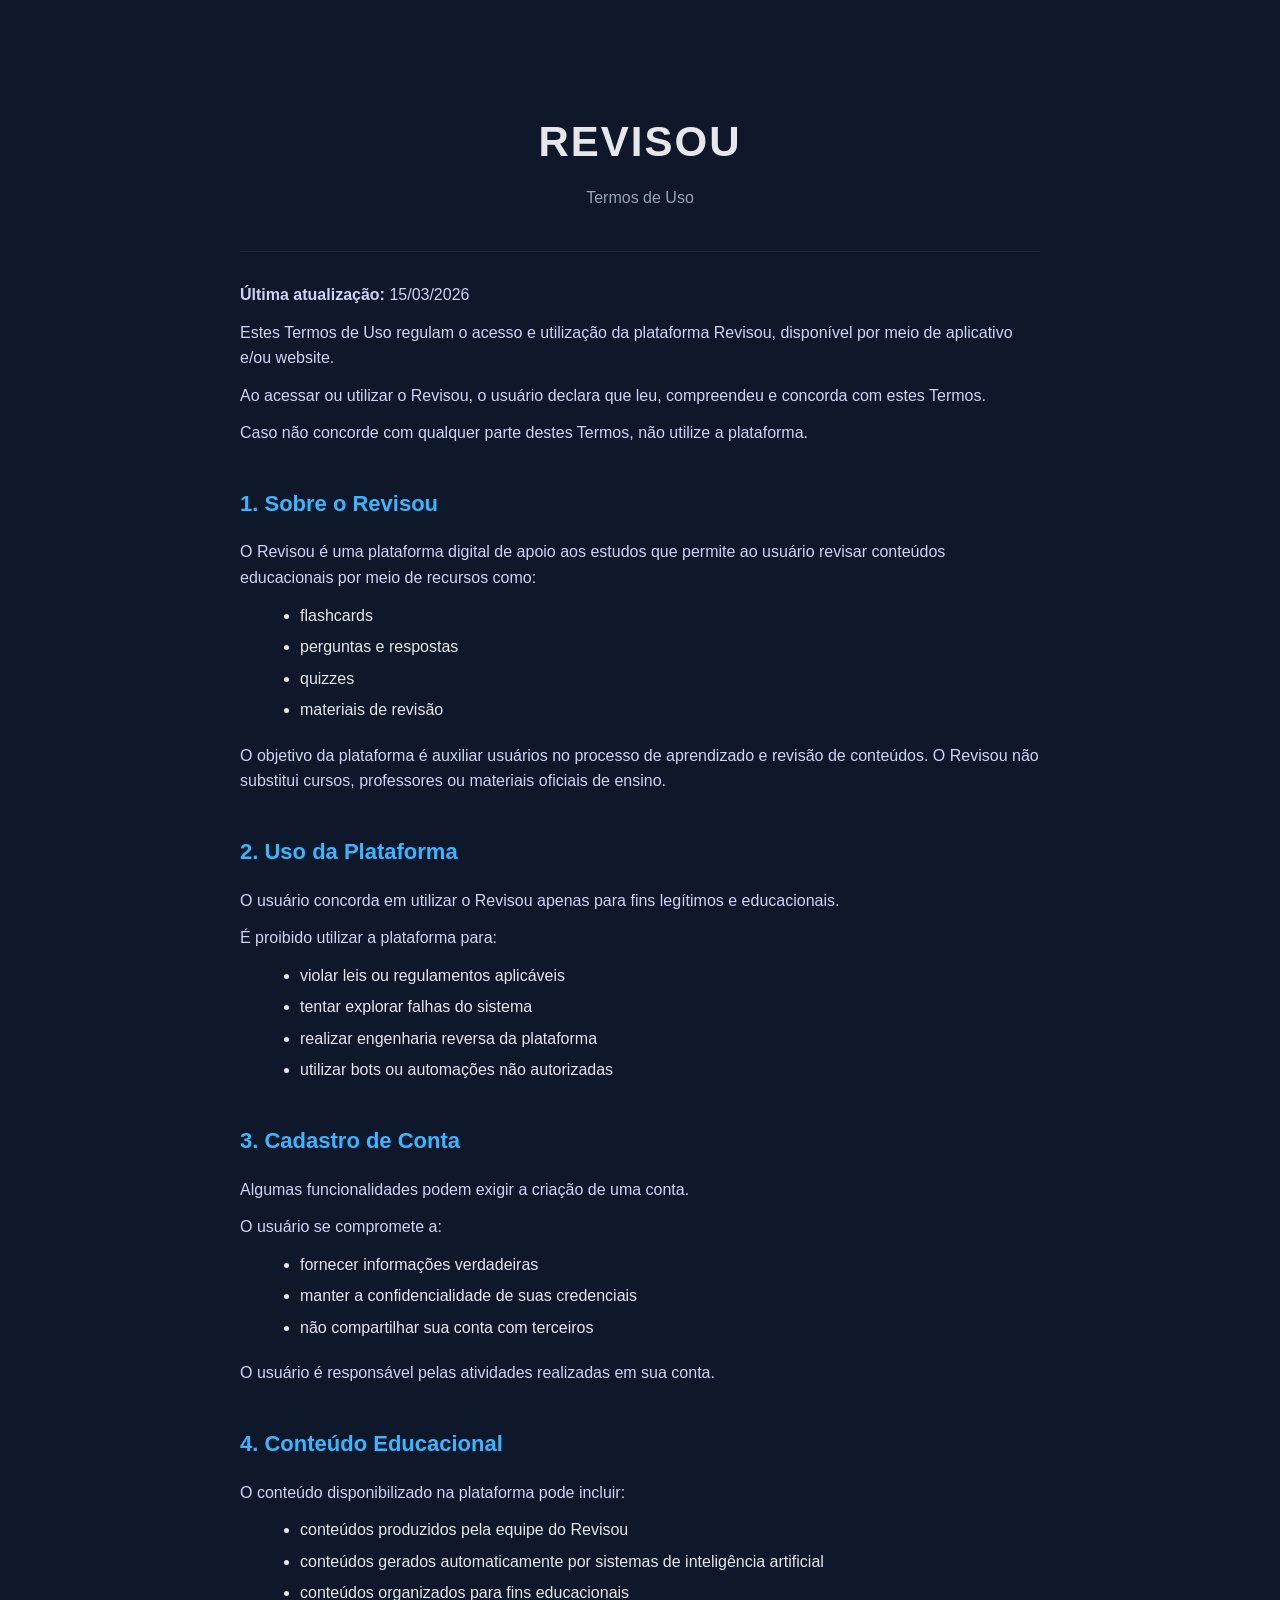
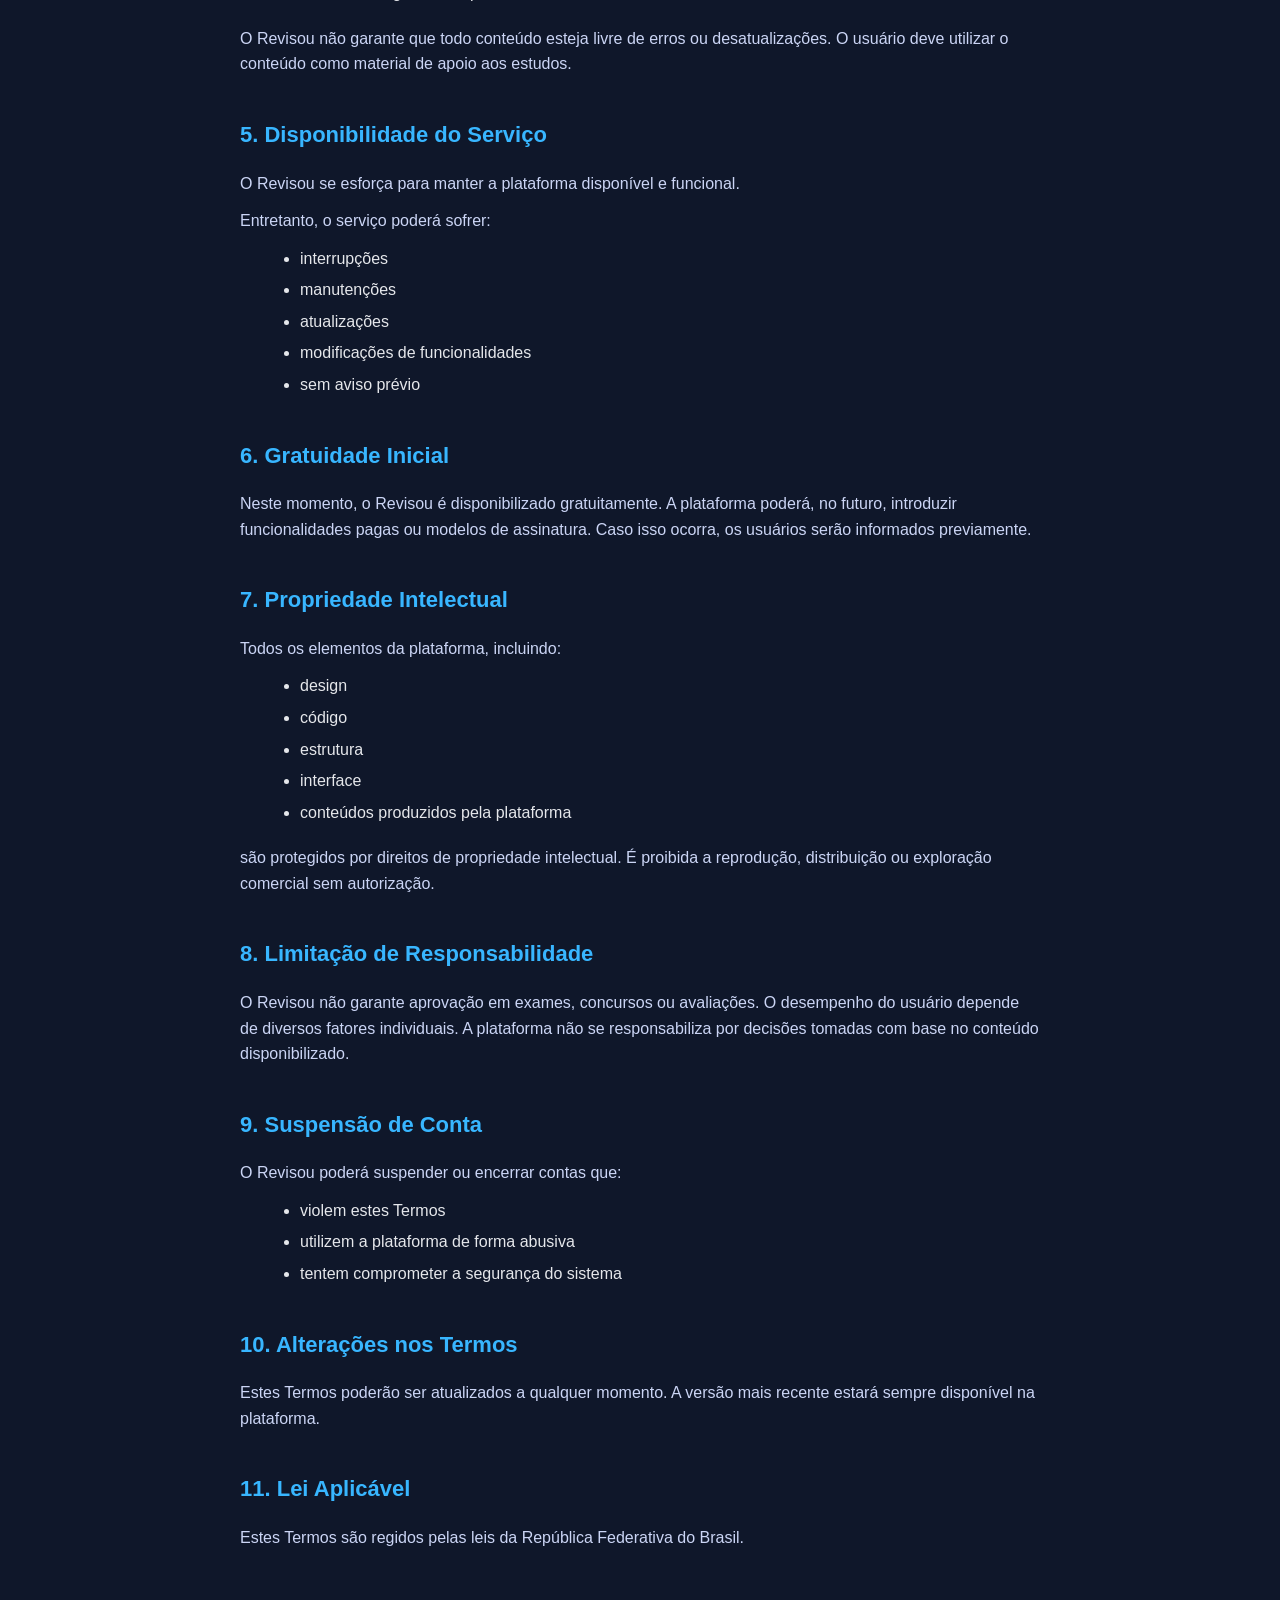
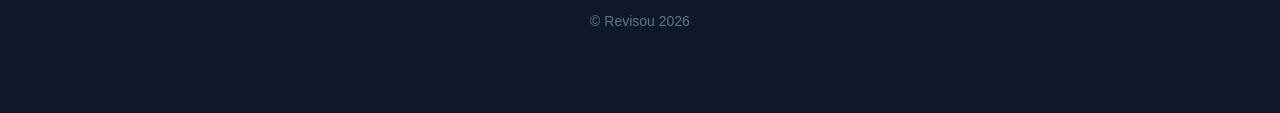
<file: revisou/termos_de_uso.html>
<!DOCTYPE html>
<html lang="pt-BR">
<head>
  <meta charset="UTF-8">
  <title>Termos de Uso – Revisou</title>
  <meta name="viewport" content="width=device-width, initial-scale=1.0">

  <style>
    body {
      margin: 0;
      font-family: -apple-system, BlinkMacSystemFont, "Segoe UI", Roboto, Arial, sans-serif;
      background: #0f172a;
      color: #e5e7eb;
      line-height: 1.6;
    }

    .container {
      max-width: 800px;
      margin: 60px auto;
      padding: 20px;
    }

    h1 {
      text-align: center;
      font-size: 42px;
      margin-bottom: 10px;
      letter-spacing: 2px;
    }

    .subtitle {
      text-align: center;
      color: #94a3b8;
      margin-bottom: 40px;
    }

    h2 {
      margin-top: 40px;
      font-size: 22px;
      color: #38b6ff;
    }

    p {
      margin: 12px 0;
      color: #cbd5f5;
    }

    ul {
      margin: 10px 0 20px 20px;
    }

    li {
      margin: 6px 0;
    }

    .footer {
      text-align: center;
      margin-top: 60px;
      font-size: 14px;
      color: #64748b;
    }

    hr {
      border: none;
      border-top: 1px solid #1e293b;
      margin: 30px 0;
    }
  </style>
</head>

<body>

  <div class="container">

    <h1>REVISOU</h1>
    <div class="subtitle">Termos de Uso</div>

    <hr>

    <p><strong>Última atualização:</strong> 15/03/2026</p>

    <p>
      Estes Termos de Uso regulam o acesso e utilização da plataforma Revisou,
      disponível por meio de aplicativo e/ou website.
    </p>

    <p>
      Ao acessar ou utilizar o Revisou, o usuário declara que leu, compreendeu e concorda com estes Termos.
    </p>

    <p>
      Caso não concorde com qualquer parte destes Termos, não utilize a plataforma.
    </p>

    <h2>1. Sobre o Revisou</h2>
    <p>
      O Revisou é uma plataforma digital de apoio aos estudos que permite ao usuário revisar conteúdos educacionais por meio de recursos como:
    </p>
    <ul>
      <li>flashcards</li>
      <li>perguntas e respostas</li>
      <li>quizzes</li>
      <li>materiais de revisão</li>
    </ul>

    <p>
      O objetivo da plataforma é auxiliar usuários no processo de aprendizado e revisão de conteúdos.
      O Revisou não substitui cursos, professores ou materiais oficiais de ensino.
    </p>

    <h2>2. Uso da Plataforma</h2>
    <p>O usuário concorda em utilizar o Revisou apenas para fins legítimos e educacionais.</p>
    <p>É proibido utilizar a plataforma para:</p>
    <ul>
      <li>violar leis ou regulamentos aplicáveis</li>
      <li>tentar explorar falhas do sistema</li>
      <li>realizar engenharia reversa da plataforma</li>
      <li>utilizar bots ou automações não autorizadas</li>
    </ul>

    <h2>3. Cadastro de Conta</h2>
    <p>Algumas funcionalidades podem exigir a criação de uma conta.</p>
    <p>O usuário se compromete a:</p>
    <ul>
      <li>fornecer informações verdadeiras</li>
      <li>manter a confidencialidade de suas credenciais</li>
      <li>não compartilhar sua conta com terceiros</li>
    </ul>

    <p>O usuário é responsável pelas atividades realizadas em sua conta.</p>

    <h2>4. Conteúdo Educacional</h2>
    <p>O conteúdo disponibilizado na plataforma pode incluir:</p>
    <ul>
      <li>conteúdos produzidos pela equipe do Revisou</li>
      <li>conteúdos gerados automaticamente por sistemas de inteligência artificial</li>
      <li>conteúdos organizados para fins educacionais</li>
    </ul>

    <p>
      O Revisou não garante que todo conteúdo esteja livre de erros ou desatualizações.
      O usuário deve utilizar o conteúdo como material de apoio aos estudos.
    </p>

    <h2>5. Disponibilidade do Serviço</h2>
    <p>
      O Revisou se esforça para manter a plataforma disponível e funcional.
    </p>
    <p>Entretanto, o serviço poderá sofrer:</p>
    <ul>
      <li>interrupções</li>
      <li>manutenções</li>
      <li>atualizações</li>
      <li>modificações de funcionalidades</li>
      <li>sem aviso prévio</li>
    </ul>

    <h2>6. Gratuidade Inicial</h2>
    <p>
      Neste momento, o Revisou é disponibilizado gratuitamente.
      A plataforma poderá, no futuro, introduzir funcionalidades pagas ou modelos de assinatura.
      Caso isso ocorra, os usuários serão informados previamente.
    </p>

    <h2>7. Propriedade Intelectual</h2>
    <p>Todos os elementos da plataforma, incluindo:</p>
    <ul>
      <li>design</li>
      <li>código</li>
      <li>estrutura</li>
      <li>interface</li>
      <li>conteúdos produzidos pela plataforma</li>
    </ul>

    <p>
      são protegidos por direitos de propriedade intelectual.
      É proibida a reprodução, distribuição ou exploração comercial sem autorização.
    </p>

    <h2>8. Limitação de Responsabilidade</h2>
    <p>
      O Revisou não garante aprovação em exames, concursos ou avaliações.
      O desempenho do usuário depende de diversos fatores individuais.
      A plataforma não se responsabiliza por decisões tomadas com base no conteúdo disponibilizado.
    </p>

    <h2>9. Suspensão de Conta</h2>
    <p>O Revisou poderá suspender ou encerrar contas que:</p>
    <ul>
      <li>violem estes Termos</li>
      <li>utilizem a plataforma de forma abusiva</li>
      <li>tentem comprometer a segurança do sistema</li>
    </ul>

    <h2>10. Alterações nos Termos</h2>
    <p>
      Estes Termos poderão ser atualizados a qualquer momento.
      A versão mais recente estará sempre disponível na plataforma.
    </p>

    <h2>11. Lei Aplicável</h2>
    <p>
      Estes Termos são regidos pelas leis da República Federativa do Brasil.
    </p>

    <div class="footer">
      © Revisou 2026
    </div>

  </div>

</body>
</html>
</file>
